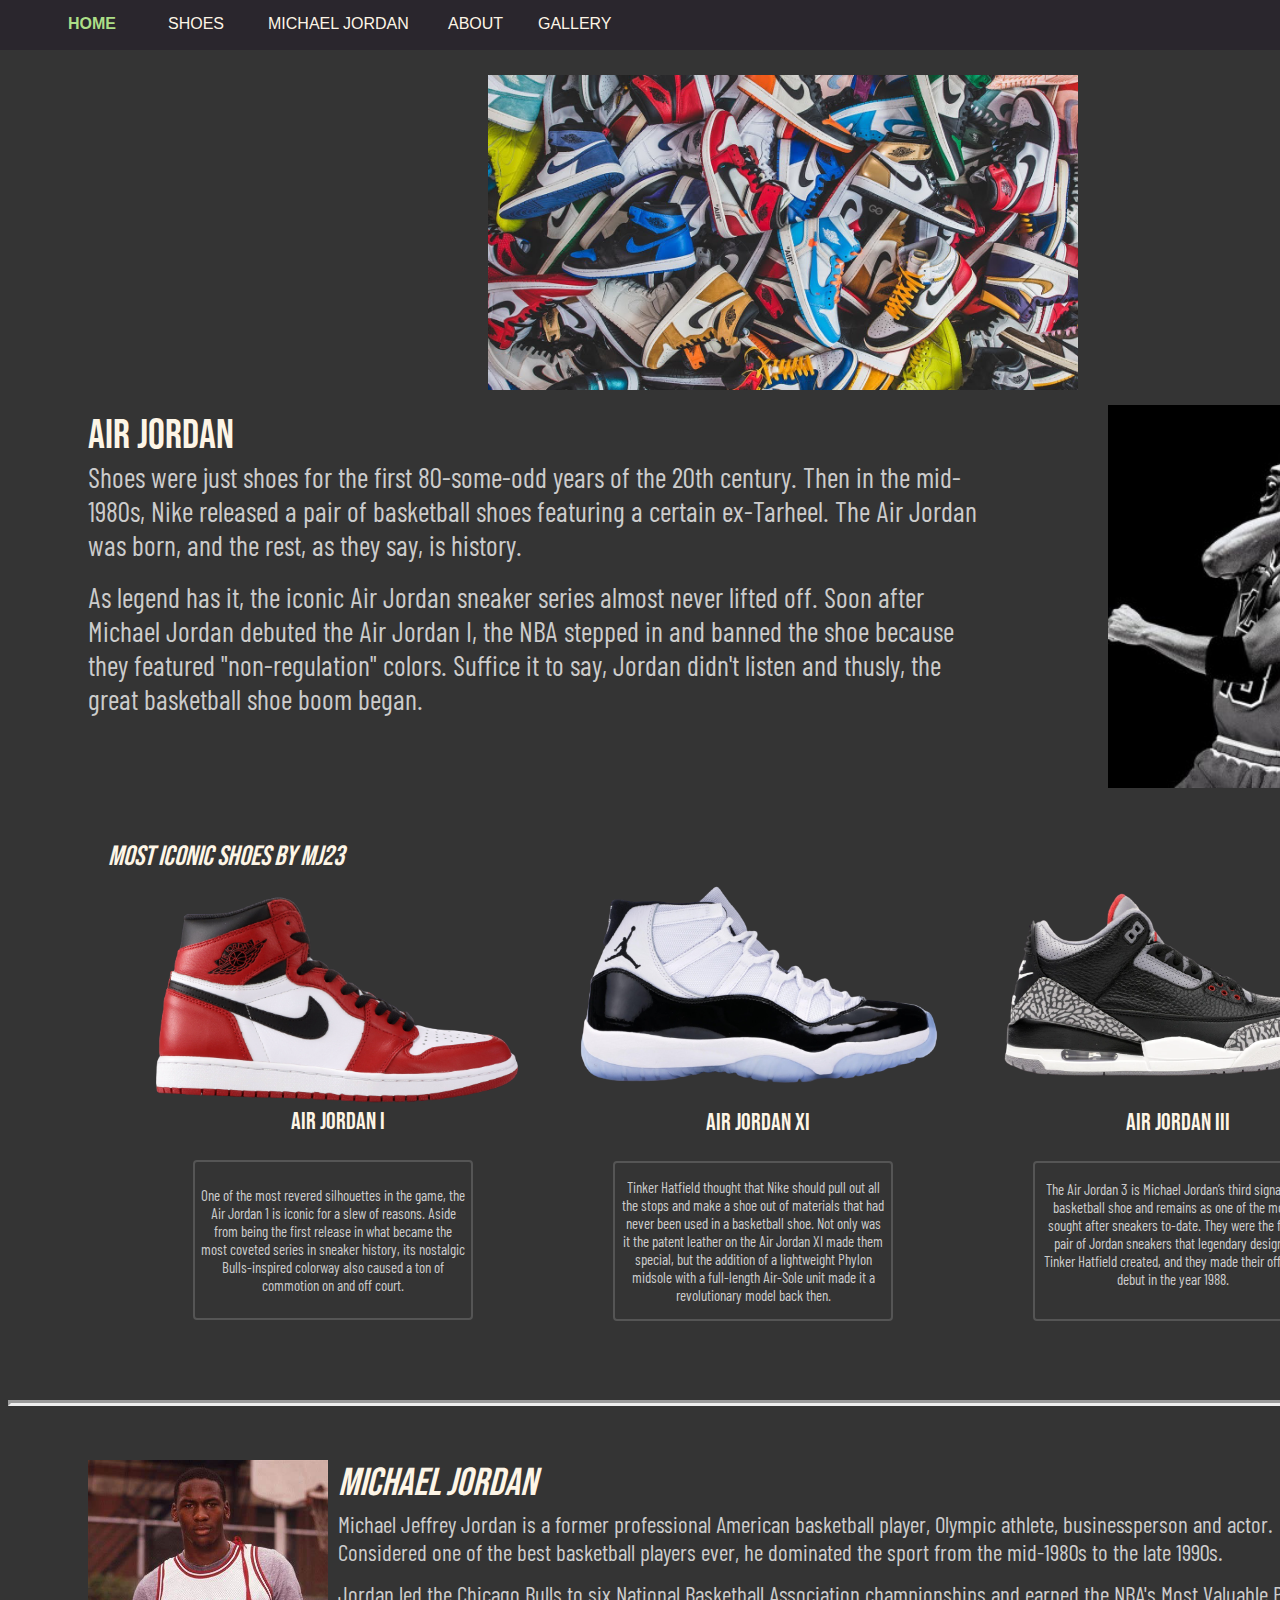
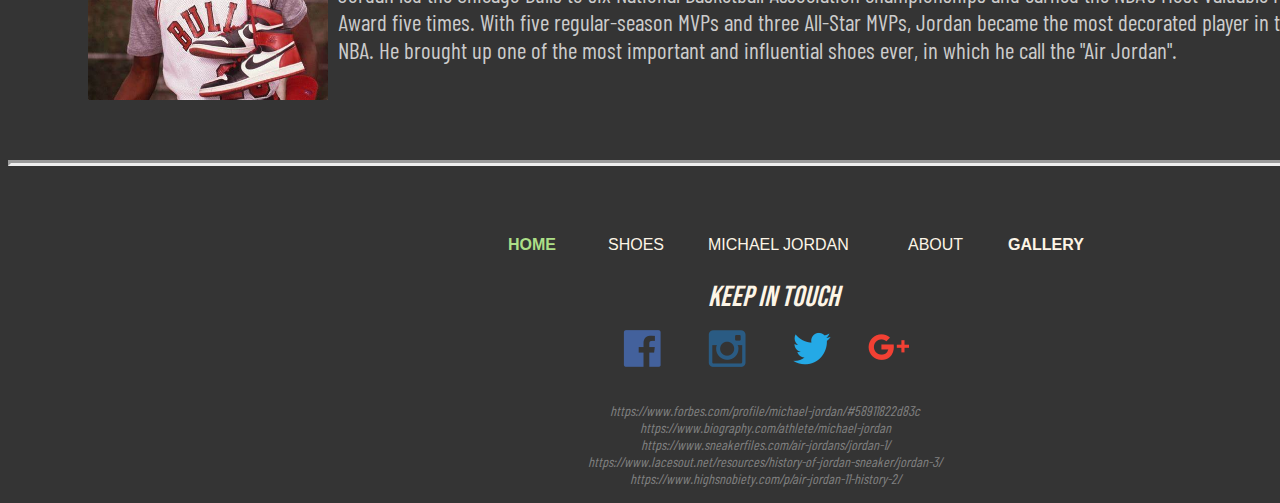
<file: index.html>
<DOCTYPE html>
	<html>
		<head>
			<title>FLIGHT CLUB</title> 
			
			<meta charset="UTF-8"> 
			<meta name="author" content="Jeff Bryan G. Valle">
			<meta name="keywords" content="HTML, CSS, JavaScript"> 
			
			<link rel="stylesheet" href="css/style.css" type="text/css"> 
			<link rel="icon" href="images/weblogo.png" type="image/gif">
		</head>
	<body>
		<p class="navbar">
			<a class="button1" href="index.html">HOME</a>
			<a class="button2" href="htdocs/subpage2.html">SHOES</a>
			<a class="button3" href="htdocs/subpage3.html">MICHAEL JORDAN</a>
			<a class="button4" href="htdocs/subpage1.html">ABOUT</a>
			<a class="button9" href="htdocs/subpage4.html">GALLERY</a>
		</p>
		<img class="logo" src="images/weblogo.png">
		<p class="webtitle">Flight Club</p>
		
		
			<img class="imgheader" src="images/imgheader.jpg">
			
			
			<p class="contenttitle">AIR JORDAN</p>
			<p class="content">Shoes were just shoes for the first 80-some-odd years of the 20th century. Then in the mid-1980s, Nike released a pair of basketball shoes featuring a certain ex-Tarheel. The Air Jordan was born, and the rest, as they say, is history.
			</p>
			<p class="content2">As legend has it, the iconic Air Jordan sneaker series almost never lifted off. Soon after Michael Jordan debuted the Air Jordan I, the NBA stepped in and banned the shoe because they featured "non-regulation" colors. Suffice it to say, Jordan didn't listen and thusly, the great basketball shoe boom began.
			</p>
			
			<img class="contentimg" src="images/picture1.jpg">
			
		<p class="title2">Most Iconic Shoes by MJ23</p>
	
		<div class="shoe1">
			<img class="pic1" src="images/container1.png">
			<p class="name">AIR JORDAN I</p>
			<div class="wrapper">
				<div class="btn">
				<button type="button">One of the most revered silhouettes in the game, the Air Jordan 1 is iconic for a slew of reasons. Aside from being the first release in what became the most coveted series in sneaker history, its nostalgic Bulls-inspired colorway also caused a ton of commotion on and off court.</button>
				</div>
			</div>
		</div>
		
		<div class="shoe2" id="shoelink">
			<img class="pic2" src="images/container3.png">
			<p class="name">AIR JORDAN XI</p>
				<button type="button">Tinker Hatfield thought that Nike should pull out all the stops and make a shoe out of materials that had never been used in a basketball shoe. Not only was it the patent leather on the Air Jordan XI made them special, but the addition of a lightweight Phylon midsole with a full-length Air-Sole unit made it a revolutionary model back then.</button>
		</div>
		
		<div class="shoe3">
			<img class="pic3" src="images/container2.png">
			<p class="name">AIR JORDAN III</p>
				<button type="button">The Air Jordan 3 is Michael Jordan’s third signature basketball shoe and remains as one of the most sought after sneakers to-date. They were the first pair of Jordan sneakers that legendary designer Tinker Hatfield created, and they made their official debut in the year 1988.</p>
		</div>
		
			<img src="images/mjpic.jfif" class="contentpic" id="mjinfo">
			
		<hr class="line1">
			
			<p class="contenttitle2">Michael Jordan</p>
				<p class="content4">Michael Jeffrey Jordan is a former professional American basketball player, Olympic athlete, businessperson and actor. Considered one of the best basketball players ever, he dominated the sport from the mid-1980s to the late 1990s.</p>
				<p class="content5">Jordan led the Chicago Bulls to six National Basketball Association championships and earned the NBA's Most Valuable Player Award five times. With five regular-season MVPs and three All-Star MVPs, Jordan became the most decorated player in the NBA. He brought up one of the most important and influential shoes ever, in which he call the "Air Jordan".</p>

		<hr class="line2">
		
		<p class="icontitle">KEEP IN TOUCH</p>
		
		<a href="https://www.facebook.com/jumpman23/">
			<div class="sprite"></div>
		</a>
		
		<a href="https://www.instagram.com/jumpman23/">
			<div class="sprite1"></div>
		</a>
		
		<a href="https://twitter.com/Jumpman23">
			<div class="sprite2"></div>
		</a>
		
		<a href="https://air.jordan.com/">
			<div class="sprite3"></div>
		</a>

		<p>
			<a class="button5" href="index.html">HOME</a>
			<a class="button6" href="htdocs/subpage2.html">SHOES</a>
			<a class="button7" href="htdocs/subpage3.html">MICHAEL JORDAN</a>
			<a class="button8" href="htdocs/subpage1.html">ABOUT</a>
			<a class="button10" href="htdocs/subpage4.html">GALLERY</a>
		</p>
		
		<div class="reference">
			<ul class="reference2">
				<li class="reflink">https://www.forbes.com/profile/michael-jordan/#58911822d83c</li>
				<li class="reflink">https://www.biography.com/athlete/michael-jordan</li>
				<li class="reflink">https://www.sneakerfiles.com/air-jordans/jordan-1/</li>
				<li class="reflink">https://www.lacesout.net/resources/history-of-jordan-sneaker/jordan-3/</li>
				<li class="reflink">https://www.highsnobiety.com/p/air-jordan-11-history-2/</li>
			</ul>

	</body>
</html>
</file>
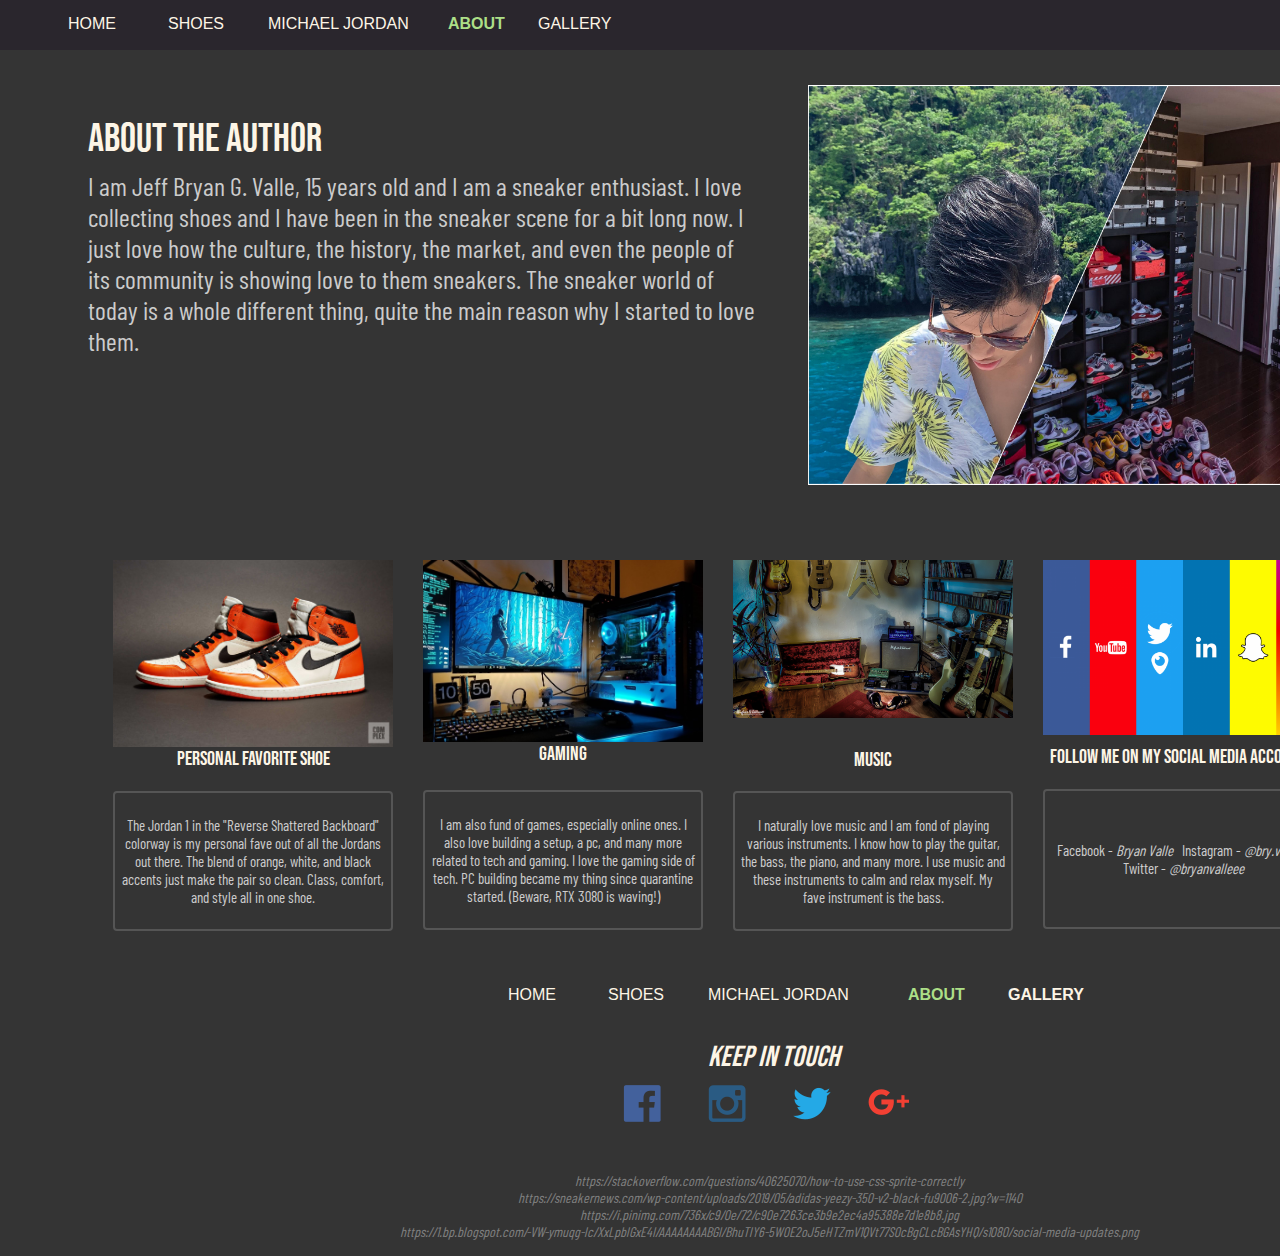
<file: htdocs/subpage1.html>
<DOCTYPE html>
	<html>
		<head>
			<title>FLIGHT CLUB</title> 
			
			<meta charset="UTF-8"> 
			<meta name="author" content="My Name">
			<meta name="keywords" content="HTML, CSS, JavaScript"> 
			<meta name="revised" content="28-06-2020">
			
			<link rel="stylesheet" href="../css/style1.css" type="text/css"> 
			<link rel="icon" href="../images/weblogo.png" type="image/gif">
		</head>
	<body>
		<p class="navbar">
			<a class="button1" href="../index.html">HOME</a>
			<a class="button2" href="subpage2.html">SHOES</a>
			<a class="button3" href="subpage3.html">MICHAEL JORDAN</a>
			<a class="button4" href="subpage1.html">ABOUT</a>
			<a class="button9" href="subpage4.html">GALLERY</a>
		</p>
		<img class="logo" src="../images/weblogo.png">
		<p class="webtitle">Flight Club</p>
		
		<p class="title1">About the Author</p>
			<p class="content1">I am Jeff Bryan G. Valle, 15 years old and I am a sneaker enthusiast. I love collecting shoes and I have been in the sneaker scene for a bit long now. I just love how the culture, the history, the market, and even the people of its community is showing love to them sneakers. The sneaker world of today is a whole different thing, quite the main reason why I started to love them. 
			</p>
			
			<img class="aboutpic" src="../images/about.jpg">
			
		<div class="about1">
			<img class="pic1" src="../images/about1.jfif">
			<p class="name">Personal Favorite Shoe</p>
				<button type="button">The Jordan 1 in the "Reverse Shattered Backboard" colorway is my personal fave out of all the Jordans out there. The blend of orange, white, and black accents just make the pair so clean. Class, comfort, and style all in one shoe.</button>
		</div>
		
		<div class="about2">
			<img class="pic2" src="../images/about2.jpg">
			<p class="name" style="margin-bottom: 14px;">Gaming</p>
				<button type="button">I am also fund of games, especially online ones. I also love building a setup, a pc, and many more related to tech and gaming. I love the gaming side of tech. PC building became my thing since quarantine started. (Beware, RTX 3080 is waving!)</button>
		</div>
		
		<div class="about3">
			<img class="pic3" src="../images/about3.jpg">
			<p class="name" style="margin-bottom: 9px;">Music</p>
				<button type="button">I naturally love music and I am fond of playing various instruments. I know how to play the guitar, the bass, the piano, and many more. I use music and these instruments to calm and relax myself. My fave instrument is the bass.</button>
		</div>
		
		<div class="about4">
			<img class="pic3" src="../images/about4.png">
			<p class="name" style="margin-top: -20px;">Follow me on my Social Media Accounts!</p>
				<button type="button">Facebook - <span class="socialmedia">Bryan Valle  </span>
				Instagram - <span class="socialmedia">@bry.valle    </span>
				Twitter - <span class="socialmedia">@bryanvalleee</span>
				</button>
		</div>
		
		<p class="icontitle">KEEP IN TOUCH</p>
		
		<a href="https://www.facebook.com/jumpman23/">
			<div class="sprite"></div>
		</a>
		
		<a href="https://www.instagram.com/jumpman23/">
			<div class="sprite1"></div>
		</a>
		
		<a href="https://twitter.com/Jumpman23">
			<div class="sprite2"></div>
		</a>
		
		<a href="https://air.jordan.com/">
			<div class="sprite3"></div>
		</a>
				
		<p>
			<a class="button5" href="../index.html">HOME</a>
			<a class="button6" href="subpage2.html">SHOES</a>
			<a class="button7" href="subpage3.html">MICHAEL JORDAN</a>
			<a class="button8" href="subpage1.html">ABOUT</a>
			<a class="button10" href="subpage4.html">GALLERY</a>
		</p>

			<div class="reference">
			<ul class="reference2">
				<li class="reflink">https://stackoverflow.com/questions/40625070/how-to-use-css-sprite-correctly</li>
				<li class="reflink">https://sneakernews.com/wp-content/uploads/2019/05/adidas-yeezy-350-v2-black-fu9006-2.jpg?w=1140</li>
				<li class="reflink">https://i.pinimg.com/736x/c9/0e/72/c90e7263ce3b9e2ec4a95388e7d1e8b8.jpg</li>
				<li class="reflink">https://1.bp.blogspot.com/-VW-ymuqg-lc/XxLpblGxE4I/AAAAAAAABGI/BhuTlY6-5W0E2oJ5eHTZmV1QVt77S0cBgCLcBGAsYHQ/s1080/social-media-updates.png</li>
				<li class="reflink"></li>
			</ul>	
		</div>
		
	</body>
</html>
</file>
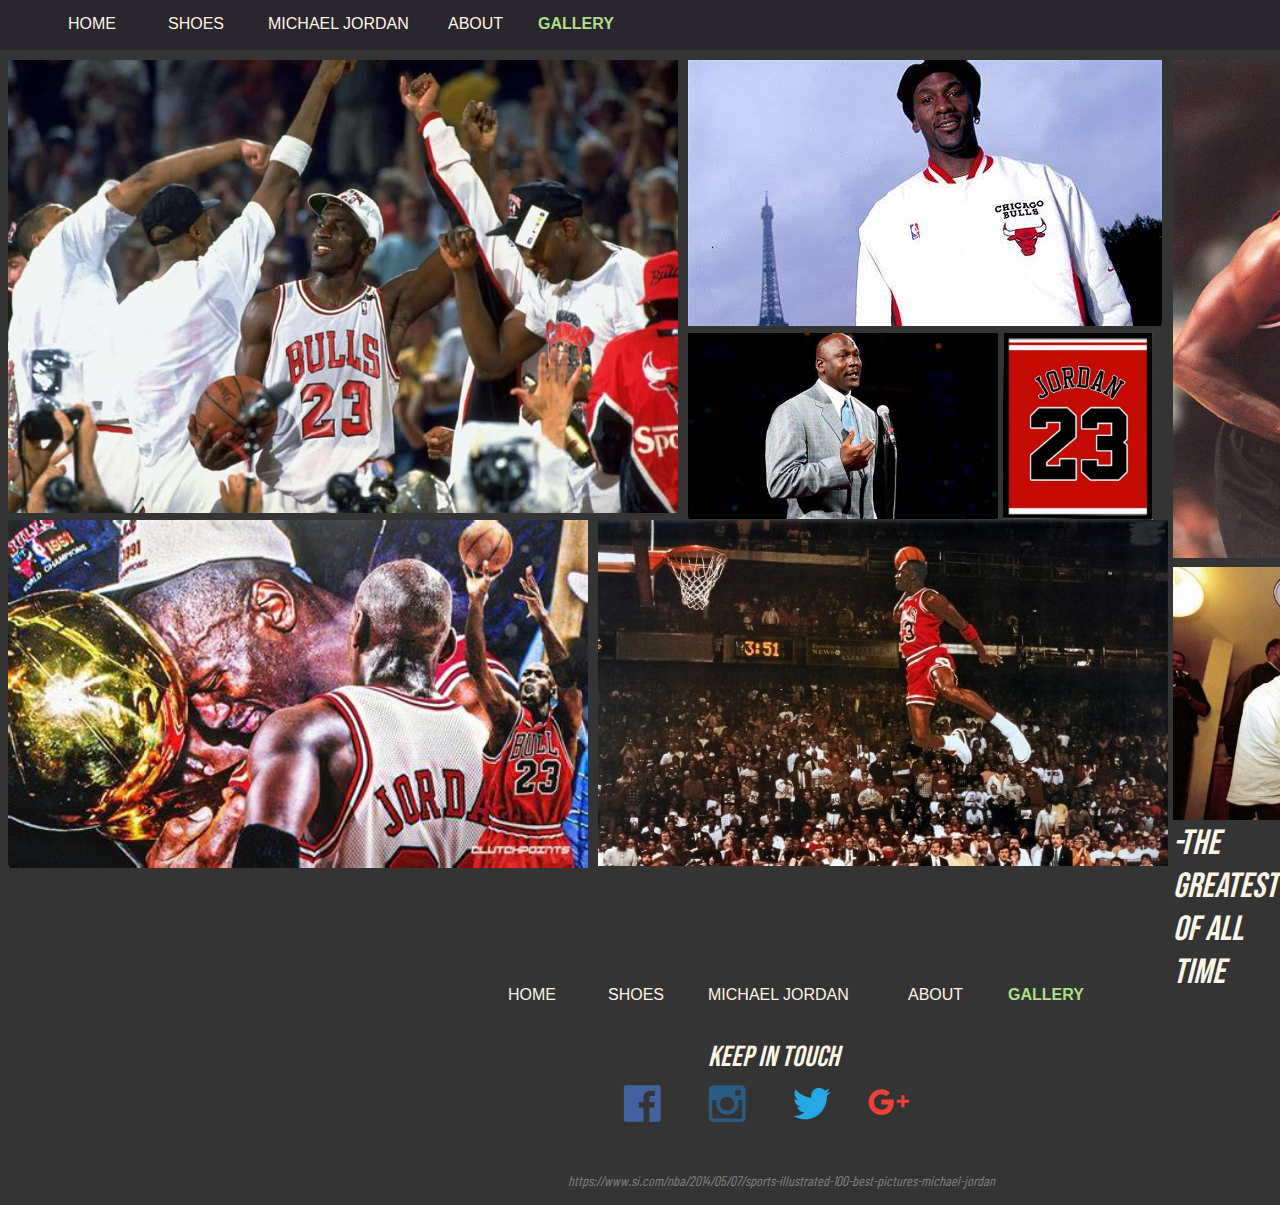
<file: htdocs/subpage4.html>
<DOCTYPE html>
	<html>
		<head>
			<title>FLIGHT CLUB</title> 
			
			<meta charset="UTF-8"> 
			<meta name="author" content="My Name">
			<meta name="keywords" content="HTML, CSS, JavaScript"> 
			<meta name="revised" content="28-06-2020">
			
			<link rel="stylesheet" href="../css/style4.css" type="text/css"> 
			<link rel="icon" href="../images/weblogo.png" type="image/gif">
		</head>
	<body>
		<p class="navbar">
			<a class="button1" href="../index.html">HOME</a>
			<a class="button2" href="subpage2.html">SHOES</a>
			<a class="button3" href="subpage3.html">MICHAEL JORDAN</a>
			<a class="button4" href="subpage1.html">ABOUT</a>
			<a class="button9" href="subpage4.html">GALLERY</a>
		</p>
		<img class="logo" src="../images/weblogo.png">
		<p class="webtitle">Flight Club</p>
		
		<img src="../images/gallery1.jpg" class="pic1">
		
		<img src="../images/gallery2.jfif" class="pic2">
		
		<img src="../images/gallery3.jpg" class="pic3">
		
		<img src="../images/gallery4.jfif" class="pic4">
		
		<img src="../images/gallery5.jfif" class="pic5">
		
		<img src="../images/gallery6.jfif" class="pic6">
		
		<img src="../images/gallery7.jpg" class="pic7">
		
		<img src="../images/gallery8.jpg" class="pic8">
		
		<p class="caption">-THE GREATEST OF ALL TIME</p>
		
		<p class="icontitle">KEEP IN TOUCH</p>
		
		<a href="https://www.facebook.com/jumpman23/">
			<div class="sprite"></div>
		</a>
		
		<a href="https://www.instagram.com/jumpman23/">
			<div class="sprite1"></div>
		</a>
		
		<a href="https://twitter.com/Jumpman23">
			<div class="sprite2"></div>
		</a>
		
		<a href="https://air.jordan.com/">
			<div class="sprite3"></div>
		</a>
				
		<p>
			<a class="button5" href="../index.html">HOME</a>
			<a class="button6" href="subpage2.html">SHOES</a>
			<a class="button7" href="subpage3.html">MICHAEL JORDAN</a>
			<a class="button8" href="subpage1.html">ABOUT</a>
			<a class="button10" href="subpage4.html">GALLERY</a>
		</p>

			<div class="reference">
			<ul class="reference2">
				<li class="reflink">https://www.si.com/nba/2014/05/07/sports-illustrated-100-best-pictures-michael-jordan</li>
			</ul>	
		</div>
		
	</body>
</html>
</file>
<file: css/style.css>
* {
	background-color: #343434;
}
@font-face {
	font-family: 'Bebas Neue';
	src: url(../htdocs/BebasNeue.otf);
}
@font-face {
	font-family: 'Barlow Condensed';
	src: url(../htdocs/BarlowCondensed.ttf);
}
.navbar {
	height: 50px;
	width: 1531px;
	margin-top: -8px;
	margin-left:-20px;
	margin-bottom: 10px;
	background-color: #2A262D;
}
.button1 {
	margin-left: 80px;
	margin-top: 15px;
	position: absolute;
	color: #ACDF87;
	font-weight: bold;
	text-decoration: none;
	font-family: Arial;
	background: none;
}
.button1::after {
	content: ' ';
	display: block;
	width: 0;
	height: 2px;
	background: #ACDF87;
	transition: width .3s;
}
.button1:hover::after {
	width: 100%;
	transition: width .3s;
}
.button2 {
	margin-left: 180px;
	margin-top: 15px;
	position: absolute;
	color: #FDF5E6;
	text-decoration: none;
	font-family: Arial;
	background: none;
}
.button2::after {
	content: ' ';
	display: block;
	width: 0;
	height: 2px;
	background: #dddddd;
	transition: width .3s;
}
.button2:hover::after {
	width: 100%;
	transition: width .3s;
}
.button3 {
	margin-left: 280px;
	margin-top: 15px;
	position: absolute;
	color: #FDF5E6;
	text-decoration: none;
	font-family: Arial;
	background: none;
	width: 150px;
}
.button3::after {
	content: ' ';
	display: block;
	width: 0;
	height: 2px;
	background: #dddddd;
	transition: width .3s;
}
.button3:hover::after {
	width: 100%;
	transition: width .3s;
}
.button4 {
	margin-left: 460px;
	margin-top: 15px;
	position: absolute;
	color: #FDF5E6;
	text-decoration: none;
	font-family: Arial;
	background: none;
}
.button4::after {
	content: ' ';
	display: block;
	width: 0;
	height: 2px;
	background: #dddddd;
	transition: width .3s;
}
.button4:hover::after {
	width: 100%;
	transition: width .3s;
}
.button9 {
	margin-left: 550px;
	margin-top: 15px;
	position: absolute;
	color: #FDF5E6;
	text-decoration: none;
	font-family: Arial;
	background: none;
}
.button9::after {
	content: ' ';
	display: block;
	width: 0;
	height: 2px;
	background: #dddddd;
	transition: width .3s;
}
.button9:hover::after {
	width: 100%;
	transition: width .3s;
}
.logo {
	position: absolute;
	margin-left: 1300px;
	margin-top: -50px;
	height: 34px;
	width: 34px;
	background: none;
}
.webtitle {
	position: absolute;
	margin-left: 1338px;
	margin-top: -50px;
	font-size: 24px;
	font-style: italic;
	color: #FDF5E6;
	font-weight: 30;
	font-family: Bebas Neue;
	background: none;
	width:  160px;
}
.imgheader {
	width: 590px;
	height: 315px;
	position: absolute;
	margin-left: 480px;
	margin-top: 15px;
	background: none;
	margin-bottom: 20px;
}
.contenttitle {
	position: absolute;
	margin-left: 80px;
	margin-top: 350px;
	font-size: 42px;
	background-color: #343434;
	font-family: Bebas Neue;
	color: #FDF5E6;
}
.content {
	position: absolute;
	margin-left: 80px;
	margin-top: 400px;
	font-size: 28px;
	width: 900px;
	background-color: #343434;
	font-family: Barlow Condensed;
	color: #ccc;
}
.content2 {
	position: absolute;
	margin-left: 80px;
	margin-top: 520px;
	width: 900px;
	background-color: #343434;
	font-size: 28px;
	font-family: Barlow Condensed;
	color: #ccc;
}
.contentimg {
	position: absolute;
	margin-left: 1100px;
	margin-top: 345px;
	height: 383px;
	width: 296px;
}
.title2 {
	position: absolute;
	margin-top: 780px;
	margin-left: 100px;
	font-family: Bebas Neue;
	font-size: 28px;
	color: #FDF5E6;
	font-style: italic;
	z-index: 20;
}
	
.shoe1 {
	position: absolute;
	margin-top: 760px;
	margin-left: 125px;
	width: 410px;
	height: 500px;
}
.shoe2 {
	position: absolute;
	margin-top: 780px;
	margin-left: 545px;
	width: 410px;
	height: 500px;
}
.shoe3 {
	position: absolute;
	margin-top: 780px;
	margin-left: 965px;
	width: 410px;
	height: 500px;
}
.pic1 {
	width: 410px;
}
.pic2 {
	width: 410px;
}
.pic3 {
	width: 410px;
}
.name {
	text-align: center;
	font-family: Bebas Neue;
	font-size: 24px;
	color: #FDF5E6;
	margin-top: -5px;
}
.description {
	text-align: center;
	font-family: Segoe Ui Light;
	font-size: 15px;
	color: #FDF5E6;
	margin-left: 70px;
	margin-right: 70px;
}
button {
	position: absolute;
	transform: translate(-50%, -50%);
	margin-left: 200px;
	margin-top: 80px;
	font-family: Barlow Condensed;
}
button {
	background: none;
	color: #ccc;
	width: 280px;
	height: 160px;
	border: 2px solid #555555;
	font-size: 15px;
	border-radius: 4px;
	transition: .6s;
	overflow: hidden;
}
button:focus {
	outline: none;
}
button: before {
	content: '';
	display: block;
	position: absolute;
	background: #ACDF87;
	width: 280px;
	height: 165px;
	left: 0;
	top: 0;
	opacity: .5s;
	filter: blur(30px);
	transform: translateX(-130px) skewX(-15deg);
}
button:after {
	content: '';
	display: block;
	position: absolute;
	background: #ccc;
	width:280px;
	height: 125px;
	left: 0px;
	top: 0;
	opacity: 0;
	filter: blur(30px);
	transform: translate(-100px) scaleX(-15deg);
}
button:hover {
	background: #2A262D;
	cursor: pointer;
}
button:hover:before {
	transform: translateX(300px) skewX(-15deg);
	opacity: .6;
	transition: .7s;
}
button:hover:after {
	transform: translateX(300px) skewX(-15deg);
	opacity: 1;
	transition: .7s;
}
.contentpic {
	position: absolute;
	margin-left: 80px;
	margin-top: 1400px;
	width: 240px;
	height: 240px;
}
.contenttitle2 {
	position: absolute;
	margin-left: 330px;
	margin-top: 1400px;
	font-size: 39px;
	font-family: Bebas Neue;
	color: #FDF5E6;
	font-style: italic;
}
.content4 {
	position: absolute;
	margin-left: 330px;
	margin-top: 1450px;
	font-size: 23px;
	font-family: Barlow Condensed;
	color: #ccc;
	width: 1000px;
}
.content5 {
	position: absolute;
	margin-left: 330px;
	margin-top: 1520px;
	font-size: 23px;
	font-family: Barlow Condensed;
	color: #ccc;
	width: 1000px;
}
.button5 {
	margin-left: 500px;
	margin-top: 1770px;
	position: absolute;
	color: #ACDF87;
	font-family: Arial;
	font-weight: bold;
	text-decoration: none;
}
.button5::after {
	content: ' ';
	display: block;
	width: 0;
	height: 2px;
	background: #ACDF87;
	transition: width .3s;
}
.button5:hover::after {
	width: 100%;
	transition: width .3s;
}
.button6 {
	margin-left: 600px;
	margin-top: 1770px;
	position: absolute;
	color: #FDF5E6;
	font-family: Arial;
	text-decoration: none;
}
.button6::after {
	content: ' ';
	display: block;
	width: 0;
	height: 2px;
	background: #dddddd;
	transition: width .3s;
}
.button6:hover::after {
	width: 100%;
	transition: width .3s;
}
.button7 {
	margin-left: 700px;
	margin-top: 1770px;
	position: absolute;
	color: #FDF5E6;
	font-family: Arial;
	text-decoration: none;
	width: 150px;
}
.button7::after {
	content: ' ';
	display: block;
	width: 0;
	height: 2px;
	background: #dddddd;
	transition: width .3s;
}
.button7:hover::after {
	width: 100%;
	transition: width .3s;
}
.button8 {
	margin-left: 900px;
	margin-top: 1770px;
	position: absolute;
	color: #FDF5E6;
	text-decoration: none;
	font-family: Arial;
	margin-bottom: 40px;
}
.button8::after {
	content: ' ';
	display: block;
	width: 0;
	height: 2px;
	background: #dddddd;
	transition: width .3s;
}
.button8:hover::after {
	width: 100%;
	transition: width .3s;
}

.button10 {
	margin-left: 1000px;
	margin-top: 1770px;
	position: absolute;
	color: #FDF5E6;
	font-weight: bold;
	text-decoration: none;
	font-family: Arial;
	margin-bottom: 40px;
}
.button10::after {
	content: ' ';
	display: block;
	width: 0;
	height: 2px;
	background: #dddddd;
	transition: width .3s;
}
.button10:hover::after {
	width: 100%;
	transition: width .3s;
}
.reference {
	position: absolute;
	margin-left: 540px;
	margin-top: 1920px;
	margin-bottom: 20px;
	list-style-type: none;
}
.reflink {
	font-family: Barlow Condensed;
	font-style: italic;
	color: gray;
	font-size: 14px;
}
.line1 {
	position: absolute;
	margin-top: 1340px;
	width: 1500px;
	border-width:3px;
}
.line2 {
	position: absolute;
	margin-top: 1700px;
	width: 1500px;
	border-width:3px;
}

.icontitle {
	position: absolute;
	margin-left: 700px;
	margin-top: 1820px;
	font-size: 29px;
	font-family: Bebas Neue;
	color: #FDF5E6;
	font-style: italic;
}

.sprite {
	background: url('../images/icon-sprites.png') no-repeat -349px -401px;
	width: 38px;
	height: 37px;
	position: absolute;
	margin-top: 1870px;
	margin-left: 615px;
}

.sprite:hover {
	background: url('../images/icon-sprites.png') no-repeat -349px -142px;
	width: 38px;
	height: 37px;
}

.sprite1 {
	background: url('../images/icon-sprites.png') no-repeat -992px -401px;
	width: 38px;
	height: 37px;
	position: absolute;
	margin-top: 1870px;
	margin-left: 700px;
}

.sprite1:hover {
	background: url('../images/icon-sprites.png') no-repeat -992px -142px;
	width: 38px;
	height: 37px;
}

.sprite2 {
	background: url('../images/icon-sprites.png') no-repeat -864px -403px;
	width: 38px;
	height: 33px;
	position: absolute;
	margin-top: 1872px;
	margin-left: 785px;
}

.sprite2:hover {
	background: url('../images/icon-sprites.png') no-repeat -864px -144px;
	width: 38px;
	height: 33px;
}

.sprite3 {
	background: url('../images/icon-sprites.png') no-repeat -218px -407px;
	width: 41px;
	height: 26px;
	position: absolute;
	margin-top: 1874px;
	margin-left: 860px;
}

.sprite3:hover {
	background: url('../images/icon-sprites.png') no-repeat -218px -148px;
	width: 41px;
	height: 26px;
}

.reference2 {
	list-style-type: none; text-align: center;
}
</file>
<file: css/style1.css>
* {
	background-color: #343434;
}
@font-face {
	font-family: 'Bebas Neue';
	src: url(../htdocs/BebasNeue.otf);
}
@font-face {
	font-family: 'Barlow Condensed';
	src: url(../htdocs/BarlowCondensed.ttf);
}
.navbar {
	height: 50px;
	width: 1531px;
	margin-top: -8px;
	margin-left:-20px;
	margin-bottom: 10px;
	background-color: #2A262D;
}
.button1 {
	margin-left: 80px;
	margin-top: 15px;
	position: absolute;
	color: #FDF5E6;
	text-decoration: none;
	font-family: Arial;
	background: none;
}
.button1::after {
	content: ' ';
	display: block;
	width: 0;
	height: 2px;
	background: #dddddd;
	transition: width .3s;
}
.button1:hover::after {
	width: 100%;
	transition: width .3s;
}
.button2 {
	margin-left: 180px;
	margin-top: 15px;
	position: absolute;
	color: #FDF5E6;
	text-decoration: none;
	font-family: Arial;
	background: none;
}
.button2::after {
	content: ' ';
	display: block;
	width: 0;
	height: 2px;
	background: #dddddd;
	transition: width .3s;
}
.button2:hover::after {
	width: 100%;
	transition: width .3s;
}
.button3 {
	margin-left: 280px;
	margin-top: 15px;
	position: absolute;
	color: #FDF5E6;
	text-decoration: none;
	font-family: Arial;
	background: none;
	width: 150px;
}
.button3::after {
	content: ' ';
	display: block;
	width: 0;
	height: 2px;
	background: #dddddd;
	transition: width .3s;
}
.button3:hover::after {
	width: 100%;
	transition: width .3s;
}
.button4 {
	margin-left: 460px;
	margin-top: 15px;
	position: absolute;
	color: #ACDF87;
	font-weight: bold;
	text-decoration: none;
	font-family: Arial;
	background: none;
}
.button4::after {
	content: ' ';
	display: block;
	width: 0;
	height: 2px;
	background: #ACDF87;
	transition: width .3s;
}
.button4:hover::after {
	width: 100%;
	transition: width .3s;
}
.button9 {
	margin-left: 550px;
	margin-top: 15px;
	position: absolute;
	color: #FDF5E6;
	text-decoration: none;
	font-family: Arial;
	background: none;
}
.button9::after {
	content: ' ';
	display: block;
	width: 0;
	height: 2px;
	background: #dddddd;
	transition: width .3s;
}
.button9:hover::after {
	width: 100%;
	transition: width .3s;
}
.logo {
	position: absolute;
	margin-left: 1300px;
	margin-top: -50px;
	height: 34px;
	width: 34px;
	background: none;
}
.webtitle {
	position: absolute;
	margin-left: 1338px;
	margin-top: -50px;
	font-size: 24px;
	font-style: italic;
	font-weight: 30;
	color: #FDF5E6;
	font-family: Bebas Neue;
	background: none;
	width: 160px;
}
.title1 {
	position: absolute;
	margin-left: 80px;
	margin-top: 55px;
	font-family: Bebas Neue;
	font-size: 40px;
	color: #FDF5E6;
}
.content1 {
	position: absolute;
	margin-left: 80px;
	margin-top: 110px;
	font-family: Barlow Condensed;
	font-size: 26px;
	color: #ccc;
	width: 670px;
}
.aboutpic {
	position: absolute;
	margin-top: 25px;
	margin-left: 800px;
	width: 600px;
}
.about1 {
	position: absolute;
	margin-top: 500px;
	margin-left: 105px;
	width: 280px;
	height: 500px;
}
button {
	position: absolute;
	transform: translate(-50%, -50%);
	margin-left: 140px;
	margin-top: 80px;
	font-family: Barlow Condensed;
}
button {
	background: none;
	color: #ccc;
	width: 280px;
	height: 140px;
	border: 2px solid #555555;
	font-size: 15px;
	border-radius: 4px;
	transition: .6s;
	overflow: hidden;
}
button:focus {
	outline: none;
}
button: before {
	content: '';
	display: block;
	position: absolute;
	background: #ACDF87;
	width: 280px;
	height: 165px;
	left: 0;
	top: 0;
	opacity: .5s;
	filter: blur(30px);
	transform: translateX(-130px) skewX(-15deg);
}
button:after {
	content: '';
	display: block;
	position: absolute;
	background: #ccc;
	width:280px;
	height: 125px;
	left: 0px;
	top: 0;
	opacity: 0;
	filter: blur(30px);
	transform: translate(-100px) scaleX(-15deg);
}
button:hover {
	background: #2A262D;
	cursor: pointer;
}
button:hover:before {
	transform: translateX(300px) skewX(-15deg);
	opacity: .6;
	transition: .7s;
}
button:hover:after {
	transform: translateX(300px) skewX(-15deg);
	opacity: 1;
	transition: .7s;
}
.about2 {
	position: absolute;
	margin-top: 500px;
	margin-left: 415px;
	width: 280px;
	height: 500px;
}
.about3 {
	position: absolute;
	margin-top: 500px;
	margin-left: 725px;
	width: 280px;
	height: 500px;
}
.about4 {
	position: absolute;
	margin-top: 500px;
	margin-left: 1035px;
	width: 280px;
	height: 500px;
}
.name {
	text-align: center;
	font-family: Bebas Neue;
	font-size: 20px;
	color: #FDF5E6;
	margin-top: 0px;
	margin-bottom: 10px;
}
.description {
	text-align: center;
	font-family: Segoe Ui Light;
	font-size: 15px;
	color: #FDF5E6;
	margin-left: 40px;
	margin-right: 40px;
}
.pic1 {
	width: 280px;
}
.pic1:hover {
	opacity: 0.6;
	transition:.7s;
}
.pic2 {
	width: 280px;
}
.pic2:hover {
	opacity: 0.6;
	transition:.7s;
}
.pic3 {
	width: 280px;
	margin-bottom: 30px;
}
.pic3:hover {
	opacity: 0.6;
	transition:.7s;
}
.pic4 {
	width: 280px;
	margin-bottom: -60px;
}
.pic4:hover {
	opacity: 0.6;
	transition:.7s;
}
.button5 {
	margin-left: 500px;
	margin-top: 920px;
	position: absolute;
	color: #FDF5E6;
	font-family: Arial;
	text-decoration: none;
}
.button5::after {
	content: ' ';
	display: block;
	width: 0;
	height: 2px;
	background: #dddddd;
	transition: width .3s;
}
.button5:hover::after {
	width: 100%;
	transition: width .3s;
}
.button6 {
	margin-left: 600px;
	margin-top: 920px;
	position: absolute;
	color: #FDF5E6;
	font-family: Arial;
	text-decoration: none;
}
.button6::after {
	content: ' ';
	display: block;
	width: 0;
	height: 2px;
	background: #dddddd;
	transition: width .3s;
}
.button6:hover::after {
	width: 100%;
	transition: width .3s;
}
.button7 {
	margin-left: 700px;
	margin-top: 920px;
	position: absolute;
	color: #FDF5E6;
	font-family: Arial;
	text-decoration: none;
	width: 150px;
}
.button7::after {
	content: ' ';
	display: block;
	width: 0;
	height: 2px;
	background: #dddddd;
	transition: width .3s;
}
.button7:hover::after {
	width: 100%;
	transition: width .3s;
}
.button8 {
	margin-left: 900px;
	margin-top: 920px;
	position: absolute;
	color: #ACDF87;
	font-weight: bold;
	text-decoration: none;
	font-family: Arial;
	margin-bottom: 40px;
}
.button8::after {
	content: ' ';
	display: block;
	width: 0;
	height: 2px;
	background: #ACDF87;
	transition: width .3s;
}
.button8:hover::after {
	width: 100%;
	transition: width .3s;
}

.button10 {
	margin-left: 1000px;
	margin-top: 920px;
	position: absolute;
	color: #FDF5E6;
	font-weight: bold;
	text-decoration: none;
	font-family: Arial;
	margin-bottom: 40px;
}
.button10::after {
	content: ' ';
	display: block;
	width: 0;
	height: 2px;
	background: #dddddd;
	transition: width .3s;
}
.button10:hover::after {
	width: 100%;
	transition: width .3s;
}

.icontitle {
	position: absolute;
	margin-left: 700px;
	margin-top: 980px;
	font-size: 29px;
	font-family: Bebas Neue;
	color: #FDF5E6;
	font-style: italic;
}

.sprite {
	background: url('../images/icon-sprites.png') no-repeat -349px -401px;
	width: 38px;
	height: 37px;
	position: absolute;
	margin-top: 1025px;
	margin-left: 615px;
	margin-bottom: 50px;
}

.sprite:hover {
	background: url('../images/icon-sprites.png') no-repeat -349px -142px;
	width: 38px;
	height: 37px;
}

.sprite1 {
	background: url('../images/icon-sprites.png') no-repeat -992px -401px;
	width: 38px;
	height: 37px;
	position: absolute;
	margin-top: 1025px;
	margin-left: 700px;
}

.sprite1:hover {
	background: url('../images/icon-sprites.png') no-repeat -992px -142px;
	width: 38px;
	height: 37px;
}

.sprite2 {
	background: url('../images/icon-sprites.png') no-repeat -864px -403px;
	width: 38px;
	height: 33px;
	position: absolute;
	margin-top: 1027px;
	margin-left: 785px;
}

.sprite2:hover {
	background: url('../images/icon-sprites.png') no-repeat -864px -144px;
	width: 38px;
	height: 33px;
}

.sprite3 {
	background: url('../images/icon-sprites.png') no-repeat -218px -407px;
	width: 41px;
	height: 26px;
	position: absolute;
	margin-top: 1029px;
	margin-left: 860px;
}

.sprite3:hover {
	background: url('../images/icon-sprites.png') no-repeat -218px -148px;
	width: 41px;
	height: 26px;
}

.reference {
	position: absolute;
	margin-left: 352px;
	margin-top: 1090px;
	margin-bottom: 40px;
	list-style-type: none;
}
.reflink {
	font-family: Barlow Condensed;
	font-style: italic;
	color: gray;
	font-size: 14px;
}

.socialmedia {
	font-style: italic;
}

.reference2 {
	list-style-type: none; text-align: center;
}
</file>
<file: css/style4.css>
* {
	background-color: #343434;
}
@font-face {
	font-family: 'Bebas Neue';
	src: url(../htdocs/BebasNeue.otf);
}
@font-face {
	font-family: 'Barlow Condensed';
	src: url(../htdocs/BarlowCondensed.ttf);
}

.pic1 {
	position: absolute;
	margin-left: 590px;
	margin-top: 460px;
	width: 570px;
}

.pic2 {
	position: absolute;
	margin-left: 1165px;
	margin-top: ;
	width:335px;
}

.pic3 {
	position: absolute;
	margin-left: ;
	margin-top: ;
	width: 670px;
}

.pic4 {
	position: absolute;
	margin-left: ;
	margin-top: 460px;
	width: 580px;
}

.pic5 {
	position: absolute;
	margin-left: 680px;
	margin-top: 273px;
	width: 310px;
}

.pic6 {
	position: absolute;
	margin-left: 680px;
	margin-top: ;
}

.pic7 {
	position: absolute;
	margin-left: 995px;
	margin-top: 273px;
	width: 150px;
}

.pic8 {
	position: absolute;
	margin-left: 1165px;
	margin-top: 507px;
	width: 335px;
}

.caption {
	position: absolute;
	margin-left: 1165px;
	margin-top: 762px;
	font-size: 35px;
	font-family: Bebas Neue;
	font-style: italic;
	color: #FDF5E6;
}

.navbar {
	height: 50px;
	width: 1531px;
	margin-top: -8px;
	margin-left:-20px;
	margin-bottom: 10px;
	background-color: #2A262D;
}
.button1 {
	margin-left: 80px;
	margin-top: 15px;
	position: absolute;
	color: #FDF5E6;
	text-decoration: none;
	font-family: Arial;
	background: none;
}
.button1::after {
	content: ' ';
	display: block;
	width: 0;
	height: 2px;
	background: #FDF5E6;
	transition: width .3s;
}
.button1:hover::after {
	width: 100%;
	transition: width .3s;
}
.button2 {
	margin-left: 180px;
	margin-top: 15px;
	position: absolute;
	color: #FDF5E6;
	text-decoration: none;
	font-family: Arial;
	background: none;
}
.button2::after {
	content: ' ';
	display: block;
	width: 0;
	height: 2px;
	background: #dddddd;
	transition: width .3s;
}
.button2:hover::after {
	width: 100%;
	transition: width .3s;
}
.button3 {
	margin-left: 280px;
	margin-top: 15px;
	position: absolute;
	color: #FDF5E6;
	text-decoration: none;
	font-family: Arial;
	background: none;
	width: 150px;
}
.button3::after {
	content: ' ';
	display: block;
	width: 0;
	height: 2px;
	background: #dddddd;
	transition: width .3s;
}
.button3:hover::after {
	width: 100%;
	transition: width .3s;
}
.button4 {
	margin-left: 460px;
	margin-top: 15px;
	position: absolute;
	color: #FDF5E6;
	text-decoration: none;
	font-family: Arial;
	background: none;
}
.button4::after {
	content: ' ';
	display: block;
	width: 0;
	height: 2px;
	background: #dddddd;
	transition: width .3s;
}
.button4:hover::after {
	width: 100%;
	transition: width .3s;
}
.button9 {
	margin-left: 550px;
	margin-top: 15px;
	position: absolute;
	color: #ACDF87;
	text-decoration: none;
	font-family: Arial;
	background: none;
	font-weight: bold;
}
.button9::after {
	content: ' ';
	display: block;
	width: 0;
	height: 2px;
	background: #ACDF87;
	transition: width .3s;
}
.button9:hover::after {
	width: 100%;
	transition: width .3s;
}
.logo {
	position: absolute;
	margin-left: 1300px;
	margin-top: -50px;
	height: 34px;
	width: 34px;
	background: none;
}
.webtitle {
	position: absolute;
	margin-left: 1338px;
	margin-top: -50px;
	font-size: 24px;
	font-style: italic;
	font-weight: 30;
	color: #FDF5E6;
	font-family: Bebas Neue;
	background: none;
	width: 160px;
}

.button5 {
	margin-left: 500px;
	margin-top: 920px;
	position: absolute;
	color: #FDF5E6;
	font-family: Arial;
	text-decoration: none;
}
.button5::after {
	content: ' ';
	display: block;
	width: 0;
	height: 2px;
	background: #dddddd;
	transition: width .3s;
}
.button5:hover::after {
	width: 100%;
	transition: width .3s;
}
.button6 {
	margin-left: 600px;
	margin-top: 920px;
	position: absolute;
	color: #FDF5E6;
	font-family: Arial;
	text-decoration: none;
}
.button6::after {
	content: ' ';
	display: block;
	width: 0;
	height: 2px;
	background: #dddddd;
	transition: width .3s;
}
.button6:hover::after {
	width: 100%;
	transition: width .3s;
}
.button7 {
	margin-left: 700px;
	margin-top: 920px;
	position: absolute;
	color: #FDF5E6;
	font-family: Arial;
	text-decoration: none;
	width: 150px;
}
.button7::after {
	content: ' ';
	display: block;
	width: 0;
	height: 2px;
	background: #dddddd;
	transition: width .3s;
}
.button7:hover::after {
	width: 100%;
	transition: width .3s;
}
.button8 {
	margin-left: 900px;
	margin-top: 920px;
	position: absolute;
	color: #FDF5E6;
	text-decoration: none;
	font-family: Arial;
	margin-bottom: 40px;
}
.button8::after {
	content: ' ';
	display: block;
	width: 0;
	height: 2px;
	background: #dddddd;
	transition: width .3s;
}
.button8:hover::after {
	width: 100%;
	transition: width .3s;
}

.button10 {
	margin-left: 1000px;
	margin-top: 920px;
	position: absolute;
	color: #ACDF87;
	font-weight: bold;
	text-decoration: none;
	font-family: Arial;
	margin-bottom: 40px;
}
.button10::after {
	content: ' ';
	display: block;
	width: 0;
	height: 2px;
	background: #ACDF87;
	transition: width .3s;
}
.button10:hover::after {
	width: 100%;
	transition: width .3s;
}

.icontitle {
	position: absolute;
	margin-left: 700px;
	margin-top: 980px;
	font-size: 29px;
	font-family: Bebas Neue;
	color: #FDF5E6;
	font-style: italic;
}

.sprite {
	background: url('../images/icon-sprites.png') no-repeat -349px -401px;
	width: 38px;
	height: 37px;
	position: absolute;
	margin-top: 1025px;
	margin-left: 615px;
	margin-bottom: 50px;
}

.sprite:hover {
	background: url('../images/icon-sprites.png') no-repeat -349px -142px;
	width: 38px;
	height: 37px;
}

.sprite1 {
	background: url('../images/icon-sprites.png') no-repeat -992px -401px;
	width: 38px;
	height: 37px;
	position: absolute;
	margin-top: 1025px;
	margin-left: 700px;
}

.sprite1:hover {
	background: url('../images/icon-sprites.png') no-repeat -992px -142px;
	width: 38px;
	height: 37px;
}

.sprite2 {
	background: url('../images/icon-sprites.png') no-repeat -864px -403px;
	width: 38px;
	height: 33px;
	position: absolute;
	margin-top: 1027px;
	margin-left: 785px;
}

.sprite2:hover {
	background: url('../images/icon-sprites.png') no-repeat -864px -144px;
	width: 38px;
	height: 33px;
}

.sprite3 {
	background: url('../images/icon-sprites.png') no-repeat -218px -407px;
	width: 41px;
	height: 26px;
	position: absolute;
	margin-top: 1029px;
	margin-left: 860px;
}

.sprite3:hover {
	background: url('../images/icon-sprites.png') no-repeat -218px -148px;
	width: 41px;
	height: 26px;
}

.reference {
	position: absolute;
	margin-left: 520px;
	margin-top: 1090px;
	margin-bottom: 40px;
	list-style-type: none;
}
.reflink {
	font-family: Barlow Condensed;
	font-style: italic;
	color: gray;
	font-size: 14px;
}

.reference2 {
	list-style-type: none; text-align: center;
}
</file>
